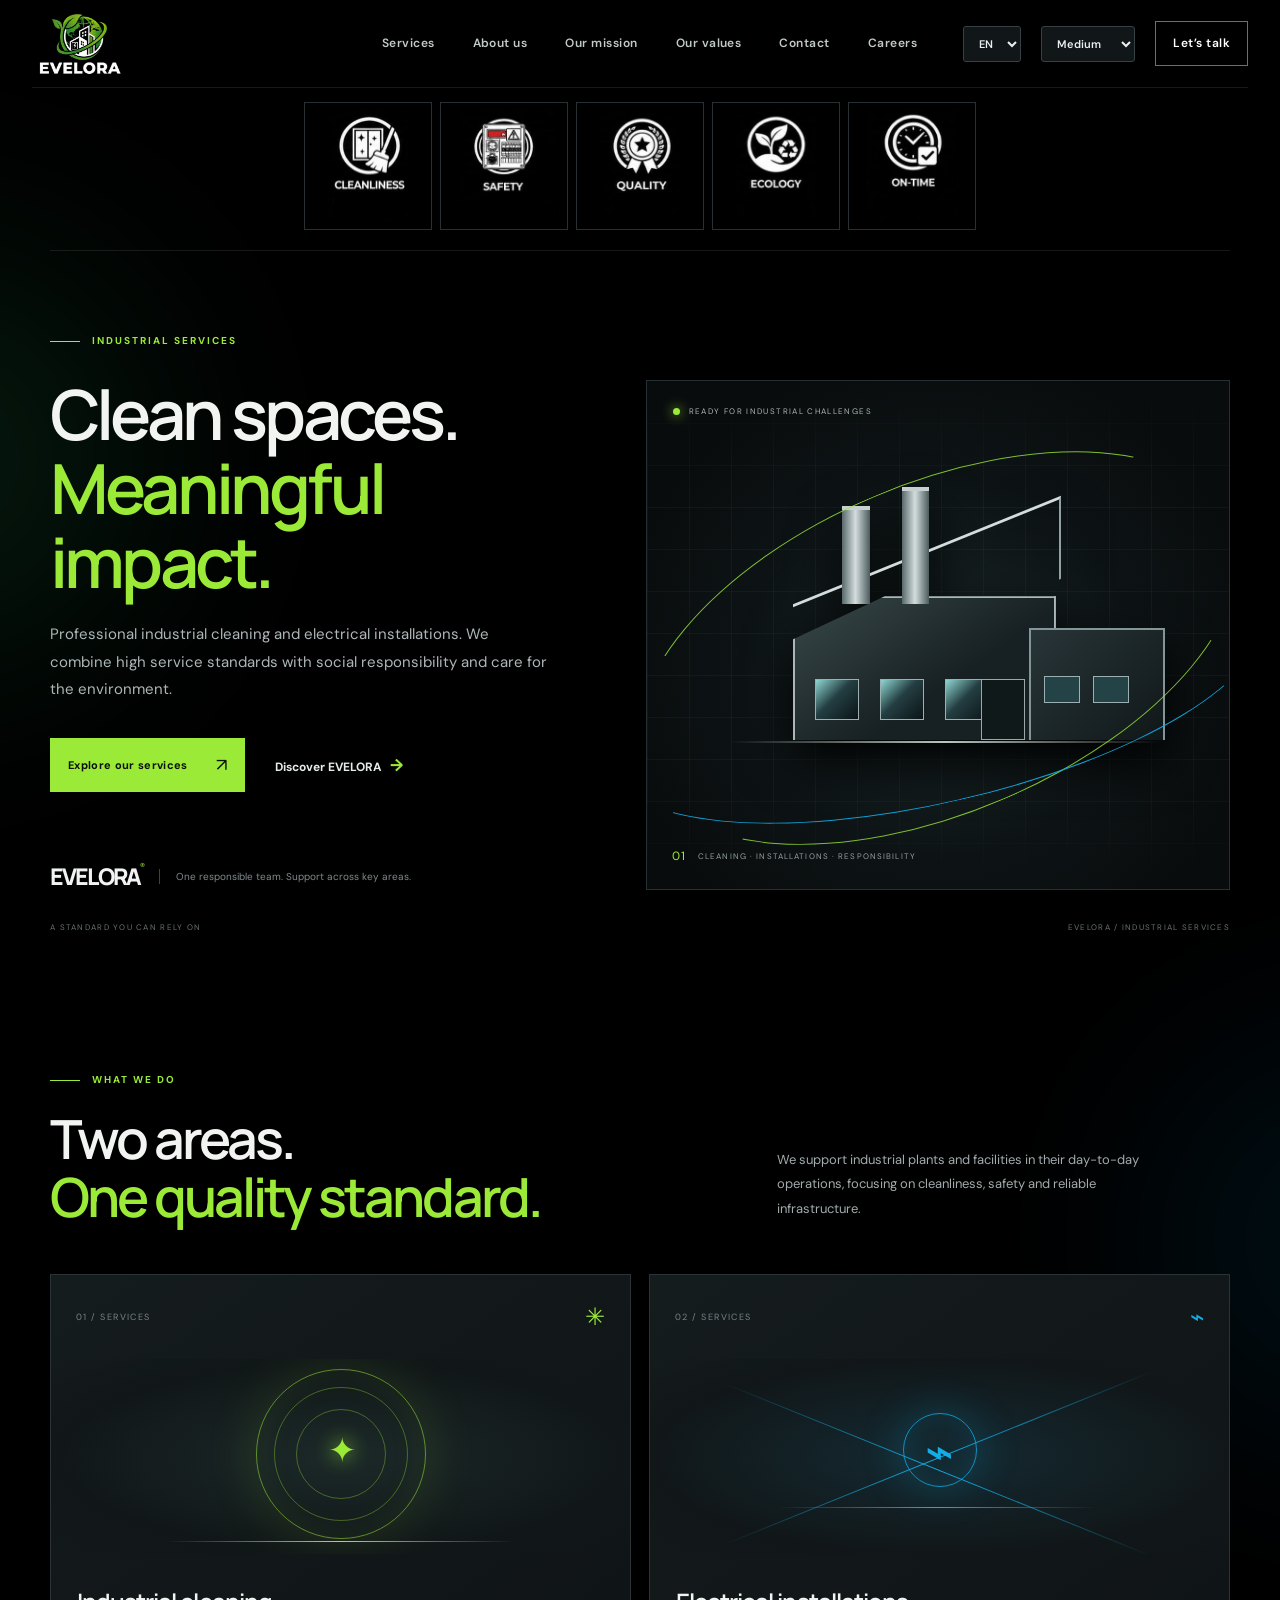
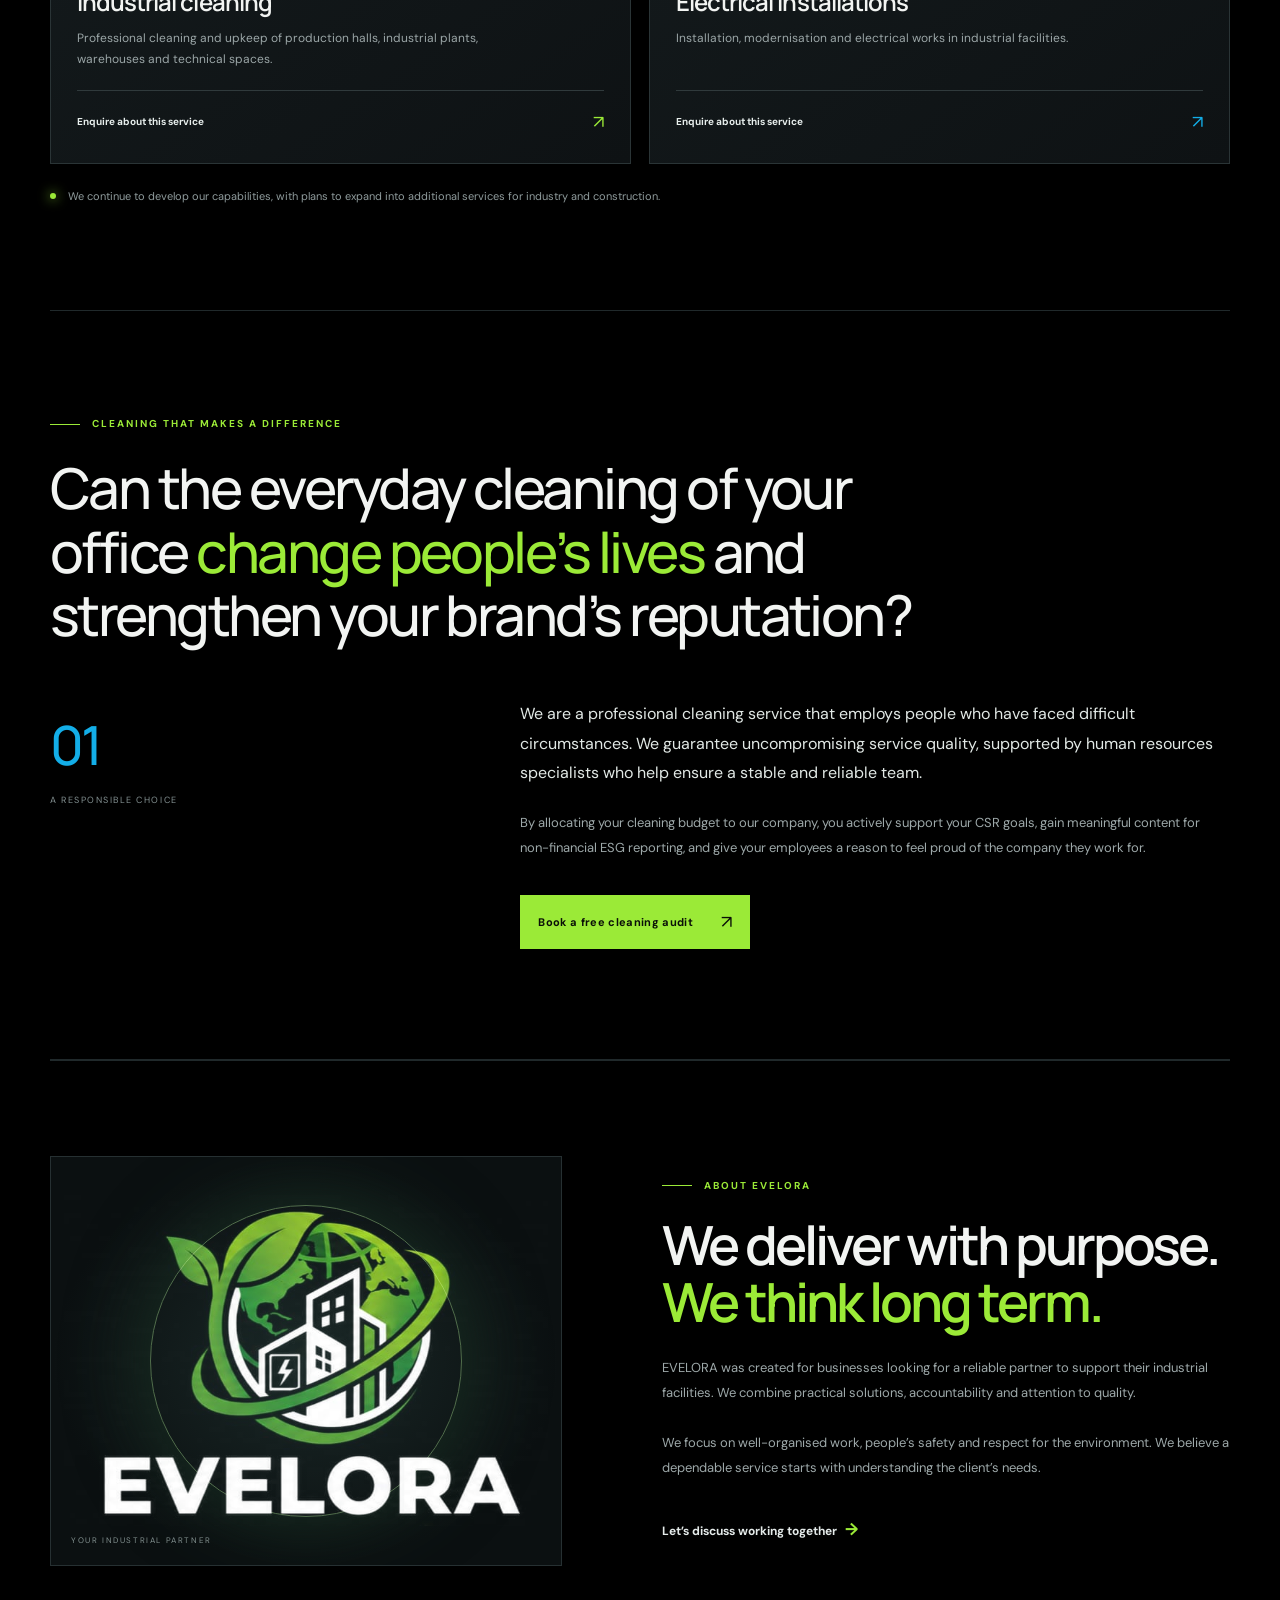
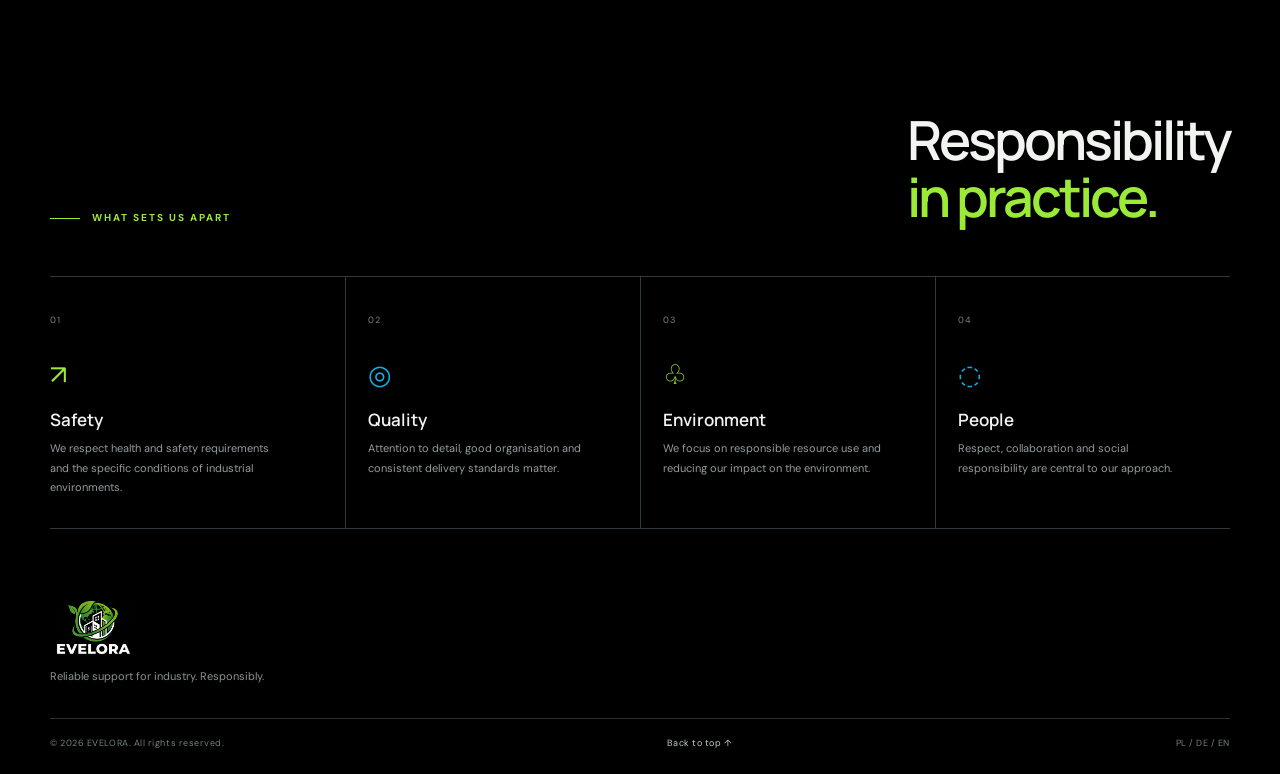
<file: index.html>
<!doctype html>
<html lang="pl">
<head>
  <meta charset="utf-8" />
  <meta name="viewport" content="width=device-width, initial-scale=1" />
  <meta name="theme-color" content="#000" />
  <meta name="description" content="EVELORA — profesjonalne sprzątanie przemysłowe i instalacje elektryczne dla obiektów przemysłowych." />
  <title>EVELORA — Industrial Services</title>
  <link rel="icon" type="image/jpeg" href="assets/sti-logo.jpeg" />
  <link rel="stylesheet" href="styles.css" />
</head>
<body>
  <div class="ambient ambient-one"></div><div class="ambient ambient-two"></div>
  <header class="site-header">
    <a class="brand" href="#top" aria-label="EVELORA — strona główna"><img src="assets/sti-logo.jpeg" alt="Logo EVELORA" /></a>
    <nav class="desktop-nav" aria-label="Main navigation">
      <a href="#services" data-i18n="navServices">Usługi</a>
      <a href="#about" data-i18n="navAbout">O nas</a>
      <a href="#impact" data-i18n="navImpact">Nasza misja</a>
      <a href="#values" data-i18n="navValues">Nasze wartości</a>
      <a href="kontakt.html" data-i18n="navContact">Kontakt</a>
      <a href="kariera.html" data-i18n="navCareers">Kariera</a>
    </nav>
    <div class="header-actions">
      <label class="sr-only" for="language" data-i18n="languageLabel">Wybierz język</label>
      <select id="language" class="language-select" aria-label="Language">
        <option value="pl">PL</option><option value="de">DE</option><option value="en">EN</option>
      </select>
      <label class="sr-only" for="textSize" data-i18n="textSizeLabel">Rozmiar tekstu</label>
      <select id="textSize" class="language-select text-size-select">
        <option value="small" data-i18n="textSizeSmall">Mniejszy</option>
        <option value="medium" data-i18n="textSizeMedium">Średni</option>
        <option value="large" data-i18n="textSizeLarge">Większy</option>
      </select>
      <a class="header-cta" href="kontakt.html" data-i18n="navCta">Porozmawiajmy</a>
      <button class="menu-toggle" aria-label="Open menu" aria-expanded="false"><span></span><span></span></button>
    </div>
  </header>
  <nav class="standard-shortcut-nav section-wrap" aria-label="Nasze standardy">
    <div class="standard-shortcut-grid">
      <article class="standard-item"><a class="standard-link" href="standard.html?topic=clean"><img src="assets/czystoscPL.jpeg" data-standard-image="czystosc" alt="" /><span class="sr-only" data-i18n="standardClean">Czystość</span></a></article>
      <article class="standard-item"><a class="standard-link" href="standard.html?topic=safety"><img src="assets/bazpieczenstwoPL.jpeg" data-standard-image="bazpieczenstwo" alt="" /><span class="sr-only" data-i18n="standardSafety">Bezpieczeństwo</span></a></article>
      <article class="standard-item"><a class="standard-link" href="standard.html?topic=quality"><img src="assets/jakoscPL.jpeg" data-standard-image="jakosc" alt="" /><span class="sr-only" data-i18n="standardQuality">Jakość</span></a></article>
      <article class="standard-item"><a class="standard-link" href="standard.html?topic=ecology"><img src="assets/ekologiaPL.jpeg" data-standard-image="ekologia" alt="" /><span class="sr-only" data-i18n="standardEcology">Ekologia</span></a></article>
      <article class="standard-item"><a class="standard-link" href="standard.html?topic=on-time"><img src="assets/terminowoPL.jpeg" data-standard-image="terminowo" alt="" /><span class="sr-only" data-i18n="standardOnTime">Terminowość</span></a></article>
    </div>
  </nav>

  <main id="top">
    <section class="hero section-wrap">
      <div class="hero-copy">
        <div class="eyebrow"><span class="eyebrow-line"></span><span data-i18n="eyebrow">USŁUGI DLA PRZEMYSŁU</span></div>
        <h1 data-i18n-html="heroTitle">Przemysł działa.<br><em>My dbamy o resztę.</em></h1>
        <p class="hero-lead" data-i18n="heroLead">Kompleksowe utrzymanie czystości i instalacje elektryczne dla wymagających obiektów przemysłowych. Odpowiedzialnie, bezpiecznie i z dbałością o każdy detal.</p>
        <div class="hero-buttons"><a class="btn btn-primary" href="#services"><span data-i18n="heroButton">Poznaj nasze usługi</span><b>↗</b></a><a class="text-link" href="#about"><span data-i18n="heroSecondary">Poznaj EVELORA</span><span>→</span></a></div>
        <div class="hero-proof"><div class="proof-mark">EVELORA<span>®</span></div><p data-i18n="heroProof">Jedna odpowiedzialna ekipa. Wiele obszarów wsparcia.</p></div>
      </div>
      <div class="hero-visual" aria-label="Industrial facility illustration">
        <div class="visual-grid"></div>
        <div class="visual-tag tag-top"><span class="tag-dot green"></span><span data-i18n="tagIndustrial">GOTOWI NA WYZWANIA PRZEMYSŁU</span></div>
        <div class="visual-building">
          <div class="roof"></div><div class="factory-main"><div class="factory-window"></div><div class="factory-window"></div><div class="factory-window"></div><div class="factory-door"></div></div>
          <div class="factory-wing"><div class="wing-window"></div><div class="wing-window"></div></div>
          <div class="stack stack-one"></div><div class="stack stack-two"></div>
          <div class="ground-line"></div>
        </div>
        <div class="visual-orbit orbit-green"></div><div class="visual-orbit orbit-blue"></div>
        <div class="visual-caption"><span class="caption-number">01</span><span data-i18n="visualCaption">CZYSTOŚĆ · INSTALACJE · ODPOWIEDZIALNOŚĆ</span></div>
      </div>
      <div class="hero-bottomline"><span data-i18n="heroBottomLeft">STANDARD, NA KTÓRYM MOŻESZ POLEGAĆ</span><span>EVELORA / INDUSTRIAL SERVICES</span></div>
    </section>

    <section class="services section-wrap" id="services">
      <div class="section-heading"><div><div class="eyebrow"><span class="eyebrow-line"></span><span data-i18n="servicesEyebrow">CO ROBIMY</span></div><h2 data-i18n-html="servicesTitle">Dwa obszary.<br /><em>Jeden standard jakości.</em></h2></div><p data-i18n="servicesIntro">Wspieramy zakłady i obiekty przemysłowe w codziennym funkcjonowaniu, dbając o porządek, bezpieczeństwo i niezawodność infrastruktury.</p></div>
      <div class="service-grid">
        <article class="service-card service-clean"><div class="card-top"><span class="card-index">01 / SERVICES</span><span class="card-icon">✳</span></div><div class="service-art art-clean"><div class="clean-ring"></div><div class="clean-spark">✦</div><div class="clean-lines"></div></div><div class="card-content"><h3 data-i18n="cleanTitle">Sprzątanie przemysłowe</h3><p data-i18n="cleanText">Profesjonalne utrzymanie czystości w halach, zakładach produkcyjnych, magazynach i przestrzeniach technicznych.</p><a href="kontakt.html" class="card-link"><span data-i18n="askAbout">Zapytaj o usługę</span><b>↗</b></a></div></article>
        <article class="service-card service-electric"><div class="card-top"><span class="card-index">02 / SERVICES</span><span class="card-icon">⌁</span></div><div class="service-art art-electric"><div class="electric-core"></div><div class="electric-path path-a"></div><div class="electric-path path-b"></div><div class="electric-path path-c"></div></div><div class="card-content"><h3 data-i18n="electricTitle">Instalacje elektryczne</h3><p data-i18n="electricText">Wykonywanie, modernizacja i prace przy instalacjach elektrycznych w obiektach przemysłowych.</p><a href="kontakt.html" class="card-link"><span data-i18n="askAbout">Zapytaj o usługę</span><b>↗</b></a></div></article>
      </div>
      <p class="future-note"><span class="future-dot"></span><span data-i18n="futureNote">Rozwijamy kompetencje, aby w przyszłości rozszerzać ofertę o kolejne usługi dla przemysłu i budownictwa.</span></p>
    </section>

    <section class="impact section-wrap" id="impact">
      <div class="impact-heading"><div class="eyebrow"><span class="eyebrow-line"></span><span data-i18n="impactEyebrow">SPRZĄTANIE, KTÓRE MA ZNACZENIE</span></div><h2 data-i18n-html="impactTitle">Czy codzienne sprzątanie Waszego biura może <em>zmieniać ludzkie życie</em> i budować silny wizerunek Waszej marki?</h2></div>
      <div class="impact-content"><div class="impact-mark"><span class="impact-number">01</span><span data-i18n="impactMark">ODPOWIEDZIALNY WYBÓR</span></div><div class="impact-copy"><p class="impact-lead" data-i18n="impactLead">Jesteśmy profesjonalnym serwisem sprzątającym, który zatrudnia osoby po przejściach. Gwarantujemy bezkompromisową jakość usług, nad którą czuwają specjaliści od zarządzania zasobami ludzkimi, zapewniając stabilność i rzetelność personelu.</p><p data-i18n="impactBody">Przekierowując budżet na utrzymanie czystości do naszej firmy, automatycznie realizujecie założenia CSR, zyskujecie materiał do raportów niefinansowych (ESG) i dajecie pracownikom powód do dumy z firmy, w której pracują.</p><a class="btn btn-primary impact-cta" href="kontakt.html"><span data-i18n="impactCta">Umów bezpłatny audyt czystości</span><b>↗</b></a></div></div>
    </section>

    <section class="about section-wrap" id="about"><div class="about-visual"><img src="assets/sti-logo.jpeg" alt="EVELORA" /><span class="about-vertical" data-i18n="aboutVertical">PARTNER DLA PRZEMYSŁU</span></div><div class="about-copy"><div class="eyebrow"><span class="eyebrow-line"></span><span data-i18n="aboutEyebrow">POZNAJ EVELORA</span></div><h2 data-i18n-html="aboutTitle">Działamy konkretnie.<br /><em>Myślimy długofalowo.</em></h2><p data-i18n="aboutText">EVELORA powstało z myślą o firmach, które potrzebują rzetelnego partnera do obsługi obiektów przemysłowych. Łączymy praktyczne podejście, odpowiedzialność i dbałość o standard wykonania.</p><p data-i18n="aboutText2">Stawiamy na dobrą organizację pracy, bezpieczeństwo ludzi i poszanowanie środowiska. Wierzymy, że solidna usługa zaczyna się od zrozumienia potrzeb klienta.</p><a class="text-link" href="kontakt.html"><span data-i18n="aboutLink">Porozmawiajmy o współpracy</span><span>→</span></a></div></section>

    <section class="values section-wrap" id="values"><div class="values-head"><div class="eyebrow"><span class="eyebrow-line"></span><span data-i18n="valuesEyebrow">CO NAS WYRÓŻNIA</span></div><h2 data-i18n-html="valuesTitle">Odpowiedzialność<br /><em>w praktyce.</em></h2></div><div class="values-grid"><article class="value-item"><span class="value-num">01</span><div class="value-symbol green-symbol">↗</div><h3 data-i18n="value1Title">Bezpieczeństwo</h3><p data-i18n="value1Text">Pracujemy z poszanowaniem zasad BHP i specyfiki środowiska przemysłowego.</p></article><article class="value-item"><span class="value-num">02</span><div class="value-symbol blue-symbol">◎</div><h3 data-i18n="value2Title">Jakość</h3><p data-i18n="value2Text">Liczy się dokładność, dobra organizacja i konsekwentny standard realizacji.</p></article><article class="value-item"><span class="value-num">03</span><div class="value-symbol green-symbol">♧</div><h3 data-i18n="value3Title">Środowisko</h3><p data-i18n="value3Text">Zwracamy uwagę na racjonalne wykorzystanie zasobów i ograniczanie wpływu na otoczenie.</p></article><article class="value-item"><span class="value-num">04</span><div class="value-symbol blue-symbol">◌</div><h3 data-i18n="value4Title">Ludzie</h3><p data-i18n="value4Text">Szacunek, współpraca i odpowiedzialność społeczna są częścią naszego podejścia.</p></article></div></section>
  </main>

  <footer class="site-footer section-wrap"><a class="footer-brand" href="#top"><img src="assets/sti-logo.jpeg" alt="EVELORA" /></a><p data-i18n="footerClaim">Solidne wsparcie dla przemysłu. Odpowiedzialnie.</p><div class="footer-bottom"><span>© <span id="year"></span> EVELORA. <span data-i18n="rights">Wszelkie prawa zastrzeżone.</span></span><a href="#top" data-i18n="backTop">Wróć na górę ↑</a><span>PL / DE / EN</span></div></footer>
  <script src="script.js?v=20261121"></script>
</body>
</html>
</file>
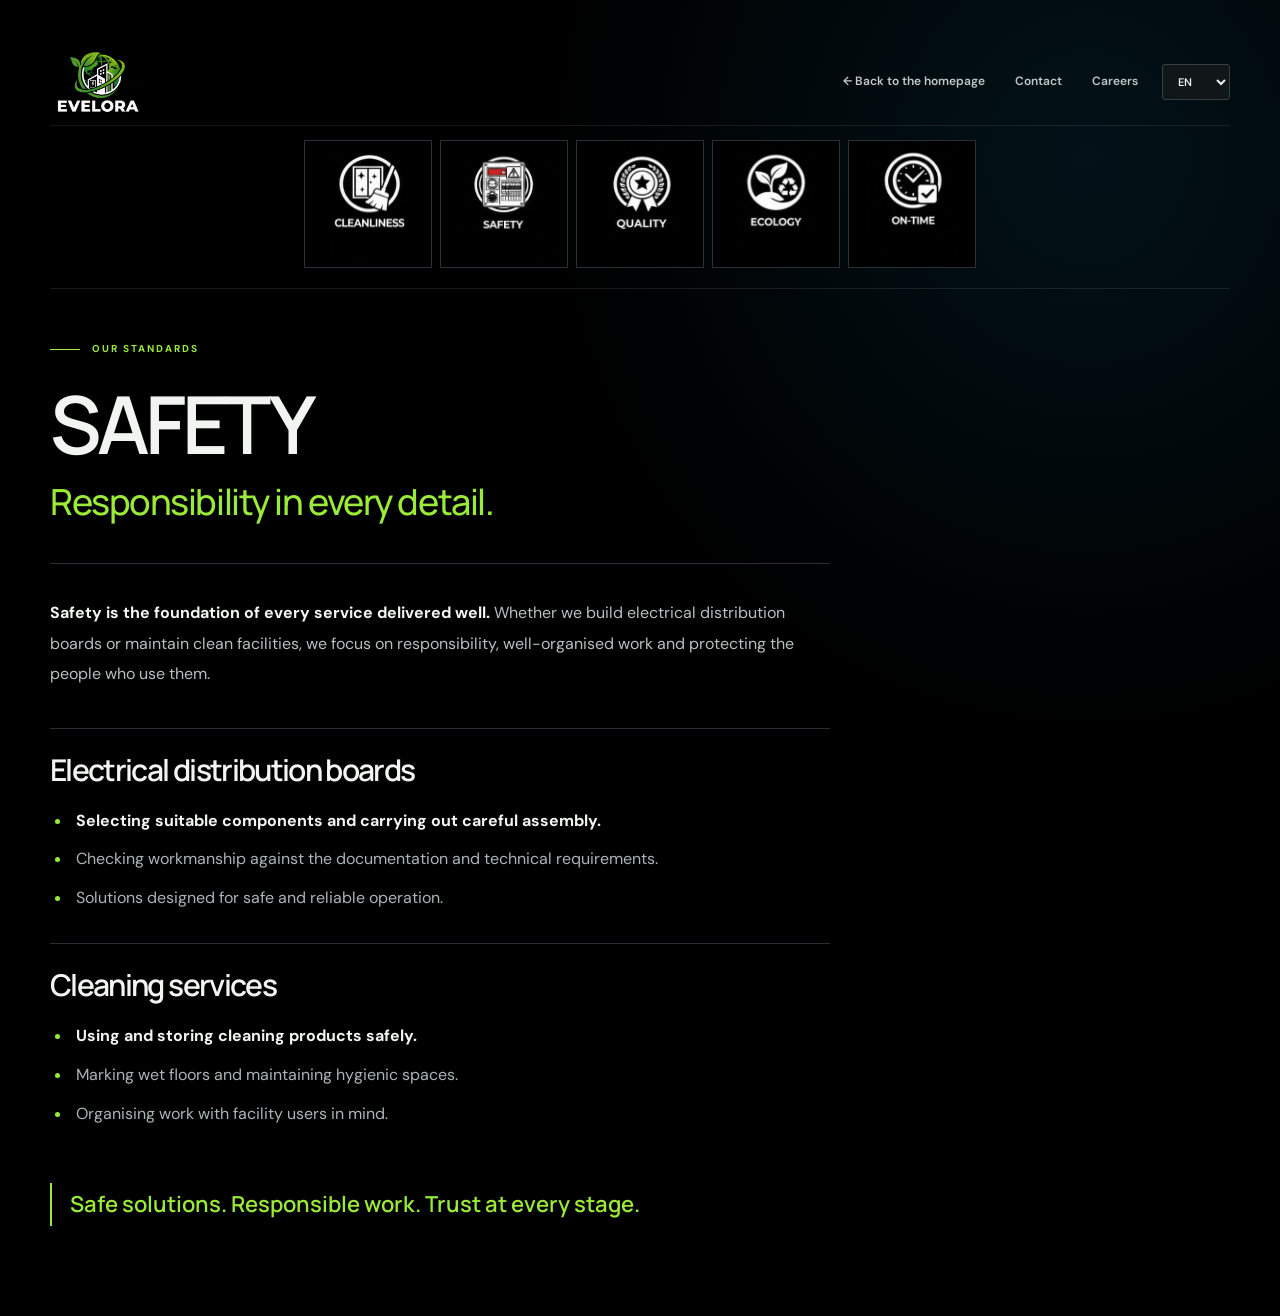
<file: bezpieczenstwo.html>
<!doctype html>
<html lang="pl">
<head>
  <meta charset="utf-8" />
  <meta name="viewport" content="width=device-width, initial-scale=1" />
  <meta http-equiv="refresh" content="0;url=standard.html?topic=safety" />
  <title>Bezpieczeństwo — EVELORA</title>
</head>
<body>
  <p>Otwieranie szczegółów standardu…</p>
  <script>window.location.replace('standard.html?topic=safety');</script>
</body>
</html>
</file>
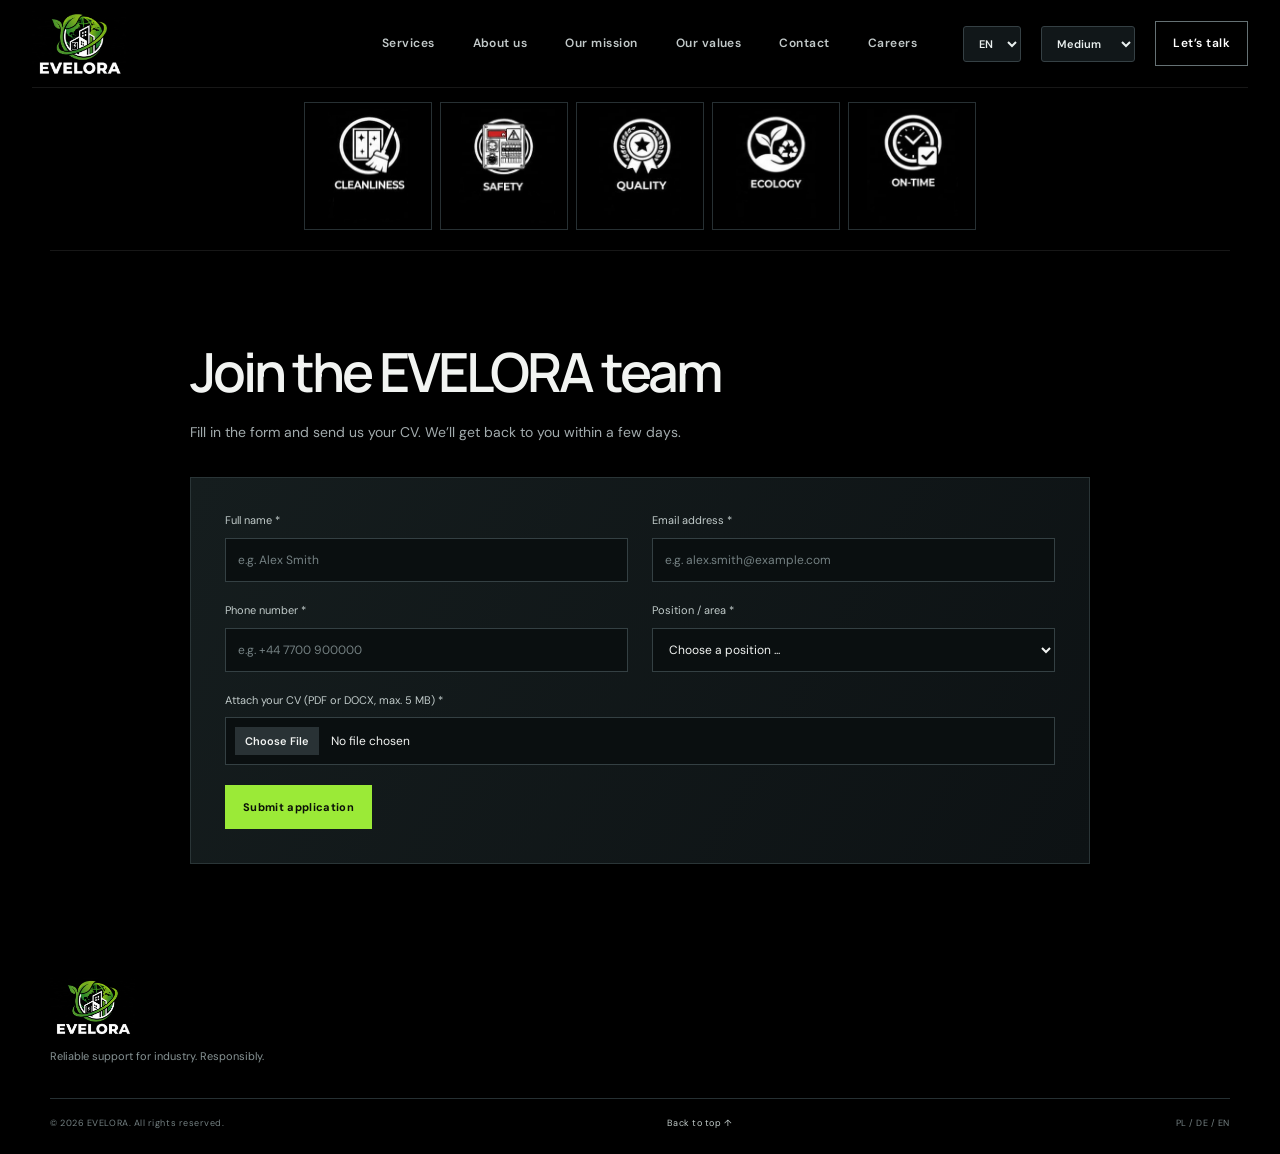
<file: kariera.html>
<!doctype html>
<html lang="pl">
<head>
  <meta charset="utf-8" />
  <meta name="viewport" content="width=device-width, initial-scale=1" />
  <meta name="theme-color" content="#000" />
  <title>Kariera — EVELORA</title>
  <link rel="icon" type="image/jpeg" href="assets/sti-logo.jpeg" />
  <link rel="stylesheet" href="styles.css" />
</head>
<body>
  <header class="site-header">
    <a class="brand" href="index.html#top" aria-label="EVELORA — strona główna"><img src="assets/sti-logo.jpeg" alt="Logo EVELORA" /></a>
    <nav class="desktop-nav" aria-label="Main navigation">
      <a href="index.html#services" data-i18n="navServices">Usługi</a>
      <a href="index.html#about" data-i18n="navAbout">O nas</a>
      <a href="index.html#impact" data-i18n="navImpact">Nasza misja</a>
      <a href="index.html#values" data-i18n="navValues">Nasze wartości</a>
      <a href="kontakt.html" data-i18n="navContact">Kontakt</a>
      <a href="#kariera" data-i18n="navCareers">Kariera</a>
    </nav>
    <div class="header-actions">
      <label class="sr-only" for="language" data-i18n="languageLabel">Wybierz język</label>
      <select id="language" class="language-select" aria-label="Language">
        <option value="pl">PL</option><option value="de">DE</option><option value="en">EN</option>
      </select>
      <label class="sr-only" for="textSize" data-i18n="textSizeLabel">Rozmiar tekstu</label>
      <select id="textSize" class="language-select text-size-select">
        <option value="small" data-i18n="textSizeSmall">Mniejszy</option>
        <option value="medium" data-i18n="textSizeMedium">Średni</option>
        <option value="large" data-i18n="textSizeLarge">Większy</option>
      </select>
      <a class="header-cta" href="kontakt.html" data-i18n="navCta">Porozmawiajmy</a>
      <button class="menu-toggle" aria-label="Open menu" aria-expanded="false"><span></span><span></span></button>
    </div>
  </header>
  <nav class="standard-shortcut-nav section-wrap" aria-label="Nasze standardy">
    <div class="standard-shortcut-grid">
      <article class="standard-item"><a class="standard-link" href="standard.html?topic=clean"><img src="assets/czystoscPL.jpeg" data-standard-image="czystosc" alt="" /><span class="sr-only" data-i18n="standardClean">Czystość</span></a></article>
      <article class="standard-item"><a class="standard-link" href="standard.html?topic=safety"><img src="assets/bazpieczenstwoPL.jpeg" data-standard-image="bazpieczenstwo" alt="" /><span class="sr-only" data-i18n="standardSafety">Bezpieczeństwo</span></a></article>
      <article class="standard-item"><a class="standard-link" href="standard.html?topic=quality"><img src="assets/jakoscPL.jpeg" data-standard-image="jakosc" alt="" /><span class="sr-only" data-i18n="standardQuality">Jakość</span></a></article>
      <article class="standard-item"><a class="standard-link" href="standard.html?topic=ecology"><img src="assets/ekologiaPL.jpeg" data-standard-image="ekologia" alt="" /><span class="sr-only" data-i18n="standardEcology">Ekologia</span></a></article>
      <article class="standard-item"><a class="standard-link" href="standard.html?topic=on-time"><img src="assets/terminowoPL.jpeg" data-standard-image="terminowo" alt="" /><span class="sr-only" data-i18n="standardOnTime">Terminowość</span></a></article>
    </div>
  </nav>
  <main id="top">
    <section class="career-section" id="kariera">
      <div class="container">
        <h1 data-i18n="careerTitle">Dołącz do zespołu EVELORA</h1>
        <p data-i18n="careerIntro">Wypełnij formularz i wyślij nam swoje CV. Odpowiemy w ciągu kilku dni.</p>

        <form id="candidateForm" action="/api/candidates" method="POST" enctype="multipart/form-data" class="career-form">
          <div class="form-group">
            <label for="fullName" data-i18n="careerFullName">Imię i nazwisko *</label>
            <input type="text" id="fullName" name="full_name" required placeholder="np. Jan Kowalski" data-i18n-placeholder="careerNamePlaceholder" />
          </div>

          <div class="form-group">
            <label for="email" data-i18n="careerEmail">Adres e-mail *</label>
            <input type="email" id="email" name="email" required placeholder="np. jan.kowalski@interia.pl" data-i18n-placeholder="careerEmailPlaceholder" />
          </div>

          <div class="form-group">
            <label for="phone" data-i18n="careerPhone">Numer telefonu *</label>
            <input type="tel" id="phone" name="phone" required placeholder="np. +48 600 000 000" data-i18n-placeholder="careerPhonePlaceholder" />
          </div>

          <div class="form-group">
            <label for="position" data-i18n="careerPosition">Stanowisko / Obszar *</label>
            <select id="position" name="position" required>
              <option value="" data-i18n="careerChoosePosition">Wybierz stanowisko...</option>
              <option value="cleaning" data-i18n="careerCleaning">Serwis sprzątający</option>
              <option value="technical" data-i18n="careerTechnical">Instalacje techniczne</option>
              <option value="other" data-i18n="careerOther">Inne / Ogólne zgłoszenie</option>
            </select>
          </div>

          <div class="form-group career-file-group">
            <label for="cvFile" data-i18n="careerCv">Załącz plik CV (PDF lub DOCX, max 5 MB) *</label>
            <input type="file" id="cvFile" name="cv_file" accept=".pdf,.doc,.docx" required />
          </div>

          <button type="submit" class="btn btn-primary" data-i18n="careerSubmit">Wyślij aplikację</button>
        </form>
      </div>
    </section>
  </main>
  <footer class="site-footer section-wrap">
    <a class="footer-brand" href="index.html#top"><img src="assets/sti-logo.jpeg" alt="EVELORA" /></a>
    <p data-i18n="footerClaim">Solidne wsparcie dla przemysłu. Odpowiedzialnie.</p>
    <div class="footer-bottom"><span>© <span id="year"></span> EVELORA. <span data-i18n="rights">Wszelkie prawa zastrzeżone.</span></span><a href="index.html#top" data-i18n="backTop">Wróć na górę ↑</a><span>PL / DE / EN</span></div>
  </footer>
  <script src="script.js?v=20261121"></script>
</body>
</html>
</file>
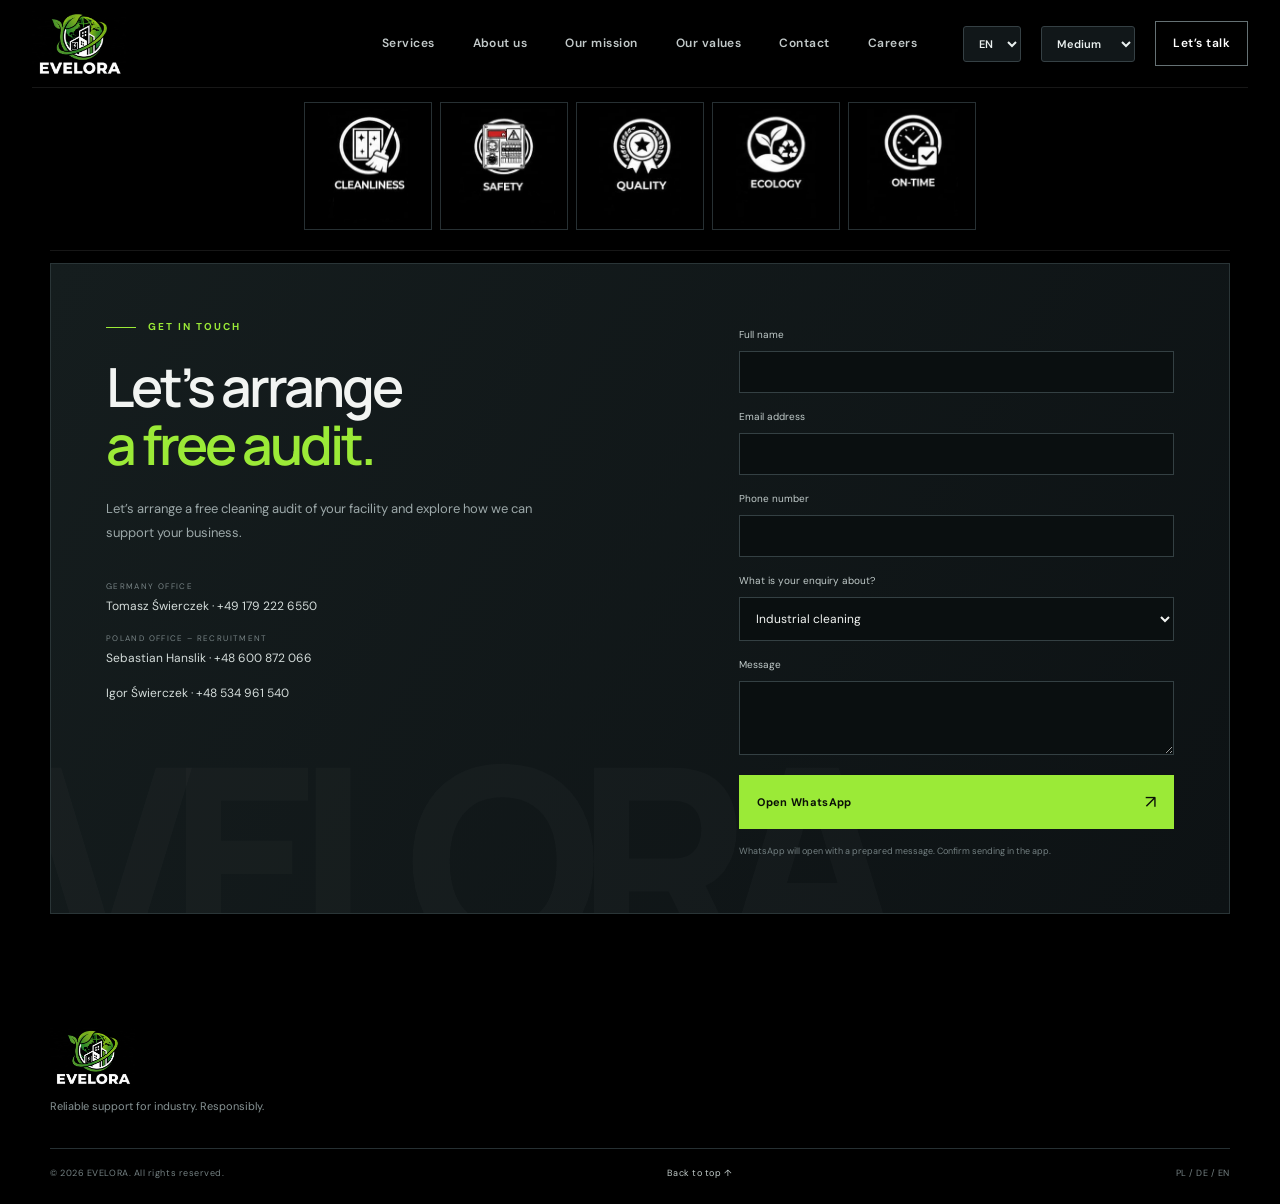
<file: kontakt.html>
<!doctype html>
<html lang="pl">
<head>
  <meta charset="utf-8" />
  <meta name="viewport" content="width=device-width, initial-scale=1" />
  <meta name="theme-color" content="#000" />
  <meta name="description" content="Skontaktuj się z EVELORA i umów bezpłatny audyt czystości." />
  <title>Kontakt — EVELORA</title>
  <link rel="icon" type="image/jpeg" href="assets/sti-logo.jpeg" />
  <link rel="stylesheet" href="styles.css" />
</head>
<body>
  <header class="site-header">
    <a class="brand" href="index.html#top" aria-label="EVELORA — strona główna"><img src="assets/sti-logo.jpeg" alt="Logo EVELORA" /></a>
    <nav class="desktop-nav" aria-label="Main navigation">
      <a href="index.html#services" data-i18n="navServices">Usługi</a>
      <a href="index.html#about" data-i18n="navAbout">O nas</a>
      <a href="index.html#impact" data-i18n="navImpact">Nasza misja</a>
      <a href="index.html#values" data-i18n="navValues">Nasze wartości</a>
      <a href="#contact" data-i18n="navContact">Kontakt</a>
      <a href="kariera.html" data-i18n="navCareers">Kariera</a>
    </nav>
    <div class="header-actions">
      <label class="sr-only" for="language" data-i18n="languageLabel">Wybierz język</label>
      <select id="language" class="language-select" aria-label="Language">
        <option value="pl">PL</option><option value="de">DE</option><option value="en">EN</option>
      </select>
      <label class="sr-only" for="textSize" data-i18n="textSizeLabel">Rozmiar tekstu</label>
      <select id="textSize" class="language-select text-size-select">
        <option value="small" data-i18n="textSizeSmall">Mniejszy</option>
        <option value="medium" data-i18n="textSizeMedium">Średni</option>
        <option value="large" data-i18n="textSizeLarge">Większy</option>
      </select>
      <a class="header-cta" href="#contact" data-i18n="navCta">Porozmawiajmy</a>
      <button class="menu-toggle" aria-label="Open menu" aria-expanded="false"><span></span><span></span></button>
    </div>
  </header>
  <nav class="standard-shortcut-nav section-wrap" aria-label="Nasze standardy">
    <div class="standard-shortcut-grid">
      <article class="standard-item"><a class="standard-link" href="standard.html?topic=clean"><img src="assets/czystoscPL.jpeg" data-standard-image="czystosc" alt="" /><span class="sr-only" data-i18n="standardClean">Czystość</span></a></article>
      <article class="standard-item"><a class="standard-link" href="standard.html?topic=safety"><img src="assets/bazpieczenstwoPL.jpeg" data-standard-image="bazpieczenstwo" alt="" /><span class="sr-only" data-i18n="standardSafety">Bezpieczeństwo</span></a></article>
      <article class="standard-item"><a class="standard-link" href="standard.html?topic=quality"><img src="assets/jakoscPL.jpeg" data-standard-image="jakosc" alt="" /><span class="sr-only" data-i18n="standardQuality">Jakość</span></a></article>
      <article class="standard-item"><a class="standard-link" href="standard.html?topic=ecology"><img src="assets/ekologiaPL.jpeg" data-standard-image="ekologia" alt="" /><span class="sr-only" data-i18n="standardEcology">Ekologia</span></a></article>
      <article class="standard-item"><a class="standard-link" href="standard.html?topic=on-time"><img src="assets/terminowoPL.jpeg" data-standard-image="terminowo" alt="" /><span class="sr-only" data-i18n="standardOnTime">Terminowość</span></a></article>
    </div>
  </nav>

  <main id="top">
    <section class="contact section-wrap" id="contact">
      <div class="contact-panel">
        <div class="contact-copy">
          <div class="eyebrow"><span class="eyebrow-line"></span><span data-i18n="contactEyebrow">SKONTAKTUJ SIĘ Z NAMI</span></div>
          <h1 data-i18n-html="contactTitle">Umówmy się na<br /><em>bezpłatny audyt.</em></h1>
          <p data-i18n="contactText">Umówmy się na bezpłatny audyt czystości Państwa obiektu i sprawdźmy, jak możemy wesprzeć Wasz biznes.</p>
          <div class="contact-detail"><span class="detail-label" data-i18n="contactGermanyLabel">ODDZIAŁ NIEMCY</span><a href="tel:+491792226550">Tomasz Świerczek · +49 179 222 6550</a></div>
          <div class="contact-detail"><span class="detail-label" data-i18n="contactPolandLabel">ODDZIAŁ POLSKA – REKRUTACJA</span><a href="tel:+48600872066">Sebastian Hanslik · +48 600 872 066</a></div>
          <div class="contact-detail"><a href="tel:+48534961540">Igor Świerczek · +48 534 961 540</a></div>
        </div>
        <form class="contact-form" id="contactForm">
          <label for="name" data-i18n="formName">Imię i nazwisko</label>
          <input id="name" name="name" autocomplete="name" required placeholder=" " />
          <label for="email" data-i18n="formEmail">Adres e-mail</label>
          <input id="email" name="email" type="email" autocomplete="email" required placeholder=" " />
          <label for="phone" data-i18n="formPhone">Numer telefonu</label>
          <input id="phone" name="phone" type="tel" autocomplete="tel" required placeholder=" " />
          <label for="service" data-i18n="formService">Czego dotyczy zapytanie?</label>
          <select id="service" name="service">
            <option value="clean" data-i18n="formClean">Sprzątanie przemysłowe</option>
            <option value="electric" data-i18n="formElectric">Instalacje elektryczne</option>
            <option value="other" data-i18n="formOther">Inne / współpraca</option>
            <option value="job-poland" data-i18n="formJobPoland">Jestem z Polski i szukam pracy</option>
            <option value="job-germany" data-i18n="formJobGermany">Jestem z Niemiec i szukam pracy</option>
          </select>
          <label for="message" data-i18n="formMessage">Wiadomość</label>
          <textarea id="message" name="message" rows="3" required></textarea>
          <button class="btn btn-primary form-submit" type="submit"><span data-i18n="formSubmit">Otwórz WhatsApp</span><b>↗</b></button>
          <p class="form-note" id="formNote" data-i18n="formNote" role="status" aria-live="polite">Po kliknięciu otworzy się WhatsApp z przygotowaną wiadomością. Wysłanie zatwierdzisz w aplikacji.</p>
        </form>
      </div>
    </section>
  </main>
  <footer class="site-footer section-wrap">
    <a class="footer-brand" href="index.html#top"><img src="assets/sti-logo.jpeg" alt="EVELORA" /></a>
    <p data-i18n="footerClaim">Solidne wsparcie dla przemysłu. Odpowiedzialnie.</p>
    <div class="footer-bottom"><span>© <span id="year"></span> EVELORA. <span data-i18n="rights">Wszelkie prawa zastrzeżone.</span></span><a href="index.html#top" data-i18n="backTop">Wróć na górę ↑</a><span>PL / DE / EN</span></div>
  </footer>
  <script src="script.js?v=20261121"></script>
</body>
</html>
</file>
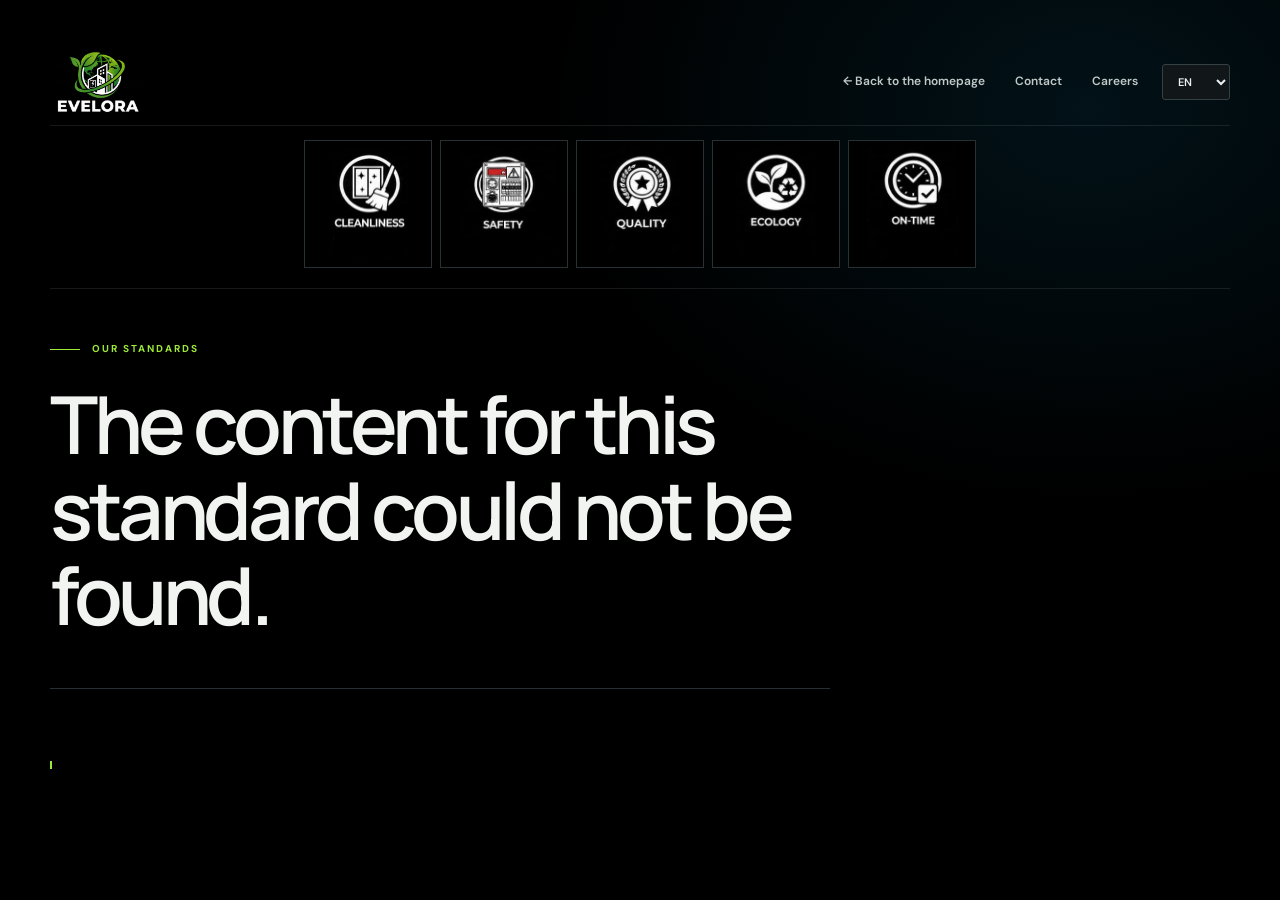
<file: standard.html>
<!doctype html>
<html lang="pl">
<head>
  <meta charset="utf-8" />
  <meta name="viewport" content="width=device-width, initial-scale=1" />
  <meta name="theme-color" content="#000" />
  <meta name="description" content="Standardy EVELORA: czystość, bezpieczeństwo, jakość, ekologia i terminowość." />
  <title>Nasze standardy — EVELORA</title>
  <link rel="icon" type="image/jpeg" href="assets/sti-logo.jpeg" />
  <link rel="stylesheet" href="styles.css" />
</head>
<body class="standard-detail-page">
  <main class="standard-detail section-wrap">
    <div class="standard-detail-topbar">
      <a class="standard-detail-brand" href="index.html#top" aria-label="EVELORA — strona główna"><img src="assets/sti-logo.jpeg" alt="EVELORA" /></a>
      <nav class="standard-detail-nav" aria-label="Main navigation">
        <a class="standard-detail-back" id="detailBack" href="index.html#top">← Powrót do strony głównej</a>
        <a id="detailContact" href="kontakt.html">Kontakt</a>
        <a id="detailCareers" href="kariera.html">Kariera</a>
      </nav>
      <label class="sr-only" for="detailLanguage" id="detailLanguageLabel">Wybierz język</label>
      <select class="language-select" id="detailLanguage" aria-labelledby="detailLanguageLabel">
        <option value="pl">PL</option>
        <option value="de">DE</option>
        <option value="en">EN</option>
      </select>
    </div>
    <nav class="standard-shortcut-nav" id="standardShortcutNav" aria-label="Nasze standardy">
      <div class="standard-shortcut-grid">
        <article class="standard-item"><a class="standard-link" href="standard.html?topic=clean"><img src="assets/czystoscPL.jpeg" data-standard-image="czystosc" alt="" /><span class="sr-only" data-standard-label="clean">Czystość</span></a></article>
        <article class="standard-item"><a class="standard-link" href="standard.html?topic=safety"><img src="assets/bazpieczenstwoPL.jpeg" data-standard-image="bazpieczenstwo" alt="" /><span class="sr-only" data-standard-label="safety">Bezpieczeństwo</span></a></article>
        <article class="standard-item"><a class="standard-link" href="standard.html?topic=quality"><img src="assets/jakoscPL.jpeg" data-standard-image="jakosc" alt="" /><span class="sr-only" data-standard-label="quality">Jakość</span></a></article>
        <article class="standard-item"><a class="standard-link" href="standard.html?topic=ecology"><img src="assets/ekologiaPL.jpeg" data-standard-image="ekologia" alt="" /><span class="sr-only" data-standard-label="ecology">Ekologia</span></a></article>
        <article class="standard-item"><a class="standard-link" href="standard.html?topic=on-time"><img src="assets/terminowoPL.jpeg" data-standard-image="terminowo" alt="" /><span class="sr-only" data-standard-label="onTime">Terminowość</span></a></article>
      </div>
    </nav>
    <header class="standard-detail-heading">
      <div class="eyebrow"><span class="eyebrow-line"></span><span id="detailEyebrow">NASZE STANDARDY</span></div>
      <h1 id="detailTitle"></h1>
      <p class="standard-detail-lead"><em id="detailTagline"></em></p>
    </header>
    <div class="standard-detail-content">
      <p class="standard-detail-intro"><strong id="detailIntroLead"></strong> <span id="detailIntroRest"></span></p>
      <div id="detailSections"></div>
      <p class="standard-detail-closing" id="detailClosing"></p>
    </div>
  </main>
  <script src="standard.js"></script>
</body>
</html>
</file>
<file: styles.css>
@import url('https://fonts.googleapis.com/css2?family=DM+Sans:wght@400;500;600;700&family=Manrope:wght@400;500;600;700;800&display=swap');
:root{--bg:#000;--panel:#101416;--panel2:#141a1c;--line:#293033;--white:#f2f4f2;--muted:#a2abad;--green:#9bea37;--blue:#13aee8;--font:'DM Sans',Arial,sans-serif;--display:'Manrope','DM Sans',Arial,sans-serif}*{box-sizing:border-box}html{scroll-behavior:smooth;scroll-padding-top:90px}body{margin:0;background:var(--bg);color:var(--white);font-family:var(--font);line-height:1.6;overflow-x:hidden}a{color:inherit;text-decoration:none}.ambient{position:absolute;pointer-events:none;filter:blur(110px);opacity:.11;border-radius:50%;z-index:-1}.ambient-one{width:420px;height:420px;background:#31d47d;top:250px;left:-270px}.ambient-two{width:380px;height:380px;background:#078ecb;top:1050px;right:-260px}.section-wrap{width:min(1180px,calc(100% - 64px));margin-inline:auto}.site-header{height:88px;width:min(1320px,calc(100% - 64px));margin:auto;display:flex;align-items:center;justify-content:space-between;border-bottom:1px solid rgba(255,255,255,.09);position:relative;z-index:10}.brand{width:94px;height:74px;display:flex;align-items:center;overflow:hidden}.brand img{width:100%;height:100%;object-fit:contain}.desktop-nav{display:flex;gap:38px;margin-left:auto;margin-right:46px}.desktop-nav a,.header-cta{font-size:0.75rem;font-weight:600;letter-spacing:.04em;color:#c2c9c9;transition:color .2s}.desktop-nav a:hover,.text-link:hover{color:var(--green)}.header-actions{display:flex;align-items:center;gap:20px}.language-select{background:#111719;color:#eaf0ef;border:1px solid #354044;border-radius:3px;padding:9px 11px;font:600 0.6875rem var(--font);cursor:pointer}.header-cta{border:1px solid #657174;padding:12px 17px;color:white}.header-cta:hover{border-color:var(--green);color:var(--green)}.menu-toggle{display:none;background:none;border:0;padding:8px}.menu-toggle span{display:block;width:22px;height:2px;background:#fff;margin:5px}.hero{min-height:670px;display:grid;grid-template-columns:1fr 1.04fr;align-items:center;gap:34px;padding-top:55px;position:relative}.hero-copy{padding:15px 0 60px;position:relative;z-index:2}.eyebrow{display:flex;align-items:center;gap:12px;color:var(--green);font-size:0.625rem;font-weight:700;letter-spacing:.2em}.eyebrow-line{height:1px;width:30px;background:var(--green)}h1,h2,h3,p{margin-top:0}h1,h2{font-family:var(--display);letter-spacing:-.055em;font-weight:600;line-height:1.07}h1{font-size:clamp(2.6875rem,5.4vw,4.375rem);margin:28px 0 22px}h1 em,h2 em{font-style:normal;color:var(--green)}.hero-lead{max-width:500px;color:#aeb7b8;font-size:0.9375rem;line-height:1.85}.hero-buttons{display:flex;align-items:center;gap:30px;margin-top:34px}.btn{display:inline-flex;align-items:center;justify-content:space-between;gap:28px;padding:15px 18px;border:0;font:700 0.6875rem var(--font);letter-spacing:.03em;cursor:pointer}.btn-primary{background:var(--green);color:#0b1008;transition:transform .2s,background .2s}.btn-primary:hover{background:#b4ff59;transform:translateY(-2px)}.btn b{font-size:1.125rem;font-weight:400}.text-link{font-size:0.75rem;font-weight:700;color:#e5ebea;transition:color .2s}.text-link span:last-child{color:var(--green);margin-left:8px;font-size:1.0625rem}.hero-proof{display:flex;align-items:center;gap:16px;margin-top:68px}.proof-mark{font:800 1.4375rem var(--display);letter-spacing:-.08em;color:#f1f3f2}.proof-mark span{font:0.625rem var(--font);vertical-align:top;color:var(--green)}.hero-proof p{font-size:0.625rem;line-height:1.5;color:#7f8a8c;margin:0;padding-left:16px;border-left:1px solid #3a4446}.hero-visual{height:510px;position:relative;overflow:hidden;background:radial-gradient(ellipse at 50% 56%,#1b2828 0%,#0d1315 48%,#090c0d 78%);border:1px solid #263033}.visual-grid{position:absolute;inset:0;background-image:linear-gradient(rgba(255,255,255,.035) 1px,transparent 1px),linear-gradient(90deg,rgba(255,255,255,.035) 1px,transparent 1px);background-size:42px 42px;mask-image:linear-gradient(transparent,#000 20%,#000 80%,transparent)}.visual-tag{position:absolute;top:24px;left:26px;z-index:4;font-size:0.5rem;letter-spacing:.17em;color:#aab4b4;display:flex;align-items:center;gap:9px}.tag-dot,.future-dot{width:7px;height:7px;border-radius:50%;background:var(--green);box-shadow:0 0 12px var(--green)}.visual-building{position:absolute;width:78%;height:48%;left:11%;top:27%;filter:drop-shadow(0 20px 25px #000)}.factory-main{position:absolute;left:18%;bottom:9%;width:58%;height:59%;border:2px solid #aab8b9;border-bottom:0;background:linear-gradient(145deg,#39484a,#172022 60%);clip-path:polygon(0 30%,35% 0,100% 0,100% 100%,0 100%)}.roof{position:absolute;left:18%;top:13%;width:59%;height:34%;border-top:3px solid #d4dddd;transform:skewY(-22deg);border-right:2px solid #91a1a3}.factory-wing{position:absolute;right:0;bottom:9%;width:30%;height:46%;border:2px solid #849597;background:linear-gradient(135deg,#283538,#101719);border-bottom:0}.factory-window{display:inline-block;width:17%;height:29%;margin:31% 0 0 8%;border:1px solid #9cb0b1;background:linear-gradient(135deg,#8dd6d0,#243e42 45%,#0b1416)}.factory-door{position:absolute;bottom:0;right:11%;height:43%;width:17%;border:1px solid #9aa8a8;background:#10191a}.wing-window{display:inline-block;width:27%;height:24%;margin:35% 0 0 10%;border:1px solid #9cb0b1;background:#244347}.stack{position:absolute;bottom:65%;width:6%;height:40%;background:linear-gradient(90deg,#58696b,#d4dddd 48%,#4b5b5d);border-top:4px solid #c7d0d0}.stack-one{left:29%}.stack-two{left:42%;height:48%;bottom:65%}.ground-line{position:absolute;bottom:8%;left:4%;width:95%;height:2px;background:linear-gradient(90deg,transparent,#b7c5c4,transparent)}.visual-orbit{position:absolute;border:1px solid transparent;border-radius:50%;transform:rotate(-23deg)}.orbit-green{width:110%;height:65%;left:-5%;top:20%;border-top-color:#9bea37;border-bottom-color:#9bea37;opacity:.8}.orbit-blue{width:115%;height:44%;left:-8%;top:39%;border-bottom-color:#12aee8;opacity:.9;transform:rotate(-13deg)}.visual-caption{position:absolute;bottom:23px;left:25px;right:25px;display:flex;align-items:center;gap:12px;font-size:0.5rem;letter-spacing:.14em;color:#94a0a1}.caption-number{color:var(--green);font-size:0.75rem}.hero-bottomline{position:absolute;bottom:18px;left:0;right:0;display:flex;justify-content:space-between;font-size:0.5rem;letter-spacing:.16em;color:#667173}.services{padding:120px 0 105px}.section-heading{display:grid;grid-template-columns:1fr .7fr;align-items:end;gap:80px;margin-bottom:48px}.section-heading h2,.about h2,.values h2,.contact h2{font-size:clamp(2.25rem,4.3vw,3.375rem);margin:22px 0 0}.section-heading>p{max-width:400px;color:var(--muted);font-size:0.8125rem;line-height:1.9;margin-bottom:4px}.service-grid{display:grid;grid-template-columns:1fr 1fr;gap:18px}.service-card{min-height:490px;background:linear-gradient(145deg,#151c1e,#0e1214);border:1px solid #2a3436;position:relative;overflow:hidden;display:flex;flex-direction:column}.card-top{padding:23px 25px;display:flex;justify-content:space-between;align-items:center;position:relative;z-index:2}.card-index{font-size:0.5625rem;letter-spacing:.16em;color:#788486}.card-icon{font-size:1.5rem;color:var(--green)}.service-electric .card-icon{color:var(--blue)}.service-art{height:195px;position:relative;overflow:hidden;background:radial-gradient(ellipse at center,#1c2929,#111718 68%,transparent)}.clean-ring{position:absolute;width:170px;height:170px;border:1px solid rgba(155,234,55,.55);border-radius:50%;left:calc(50% - 85px);top:10px;box-shadow:0 0 55px rgba(155,234,55,.12),inset 0 0 35px rgba(155,234,55,.08)}.clean-ring:before,.clean-ring:after{content:'';position:absolute;border:1px solid rgba(155,234,55,.35);border-radius:50%;inset:17px}.clean-ring:after{inset:39px}.clean-spark{position:absolute;left:calc(50% - 13px);top:65px;font-size:2.125rem;color:var(--green);text-shadow:0 0 20px #9bea37}.clean-lines{position:absolute;bottom:12px;left:20%;width:60%;height:1px;background:linear-gradient(90deg,transparent,var(--green),transparent)}.art-electric{background:radial-gradient(ellipse at center,#142a32,#111719 70%,transparent)}.electric-core{position:absolute;width:74px;height:74px;border:1px solid rgba(19,174,232,.8);border-radius:50%;left:calc(50% - 37px);top:54px;box-shadow:0 0 45px rgba(19,174,232,.24),inset 0 0 28px rgba(19,174,232,.15)}.electric-core:after{content:'⌁';position:absolute;inset:0;display:grid;place-items:center;font-size:3rem;color:var(--blue)}.electric-path{position:absolute;height:1px;background:linear-gradient(90deg,transparent,var(--blue),transparent);transform:rotate(-22deg);width:80%;left:10%;top:50%}.path-b{transform:rotate(22deg);top:57%}.path-c{transform:rotate(0);top:76%;width:55%;left:22%}.card-content{padding:20px 26px 26px;margin-top:auto}.card-content h3{font:600 1.5rem var(--display);letter-spacing:-.04em;margin-bottom:10px}.card-content p{font-size:0.75rem;line-height:1.8;color:#9ba6a7;max-width:430px;min-height:44px}.card-link{display:flex;justify-content:space-between;align-items:center;border-top:1px solid #303a3c;padding-top:17px;margin-top:18px;font-size:0.625rem;font-weight:700;color:#e8efed}.card-link b{font-size:1.125rem;color:var(--green);font-weight:400}.service-electric .card-link b{color:var(--blue)}.future-note{display:flex;align-items:center;gap:12px;color:#8f9b9c;font-size:0.6875rem;margin:24px 0 0}.future-dot{flex:none;width:6px;height:6px}.about{display:grid;grid-template-columns:.9fr 1fr;gap:100px;align-items:center;padding:95px 0 120px;border-top:1px solid #20292b}.about-visual{height:410px;position:relative;background:radial-gradient(ellipse at center,#1a2827,#0b1011 70%);border:1px solid #263032;display:flex;align-items:center;justify-content:center;overflow:hidden}.about-visual:before{content:'';position:absolute;width:310px;height:310px;border:1px solid #506d4b;border-radius:50%;box-shadow:0 0 80px #172d20}.about-visual img{position:relative;width:95%;height:95%;object-fit:contain;mix-blend-mode:screen}.about-vertical{position:absolute;bottom:18px;left:20px;font-size:0.5rem;letter-spacing:.2em;color:#82908f}.about-copy>p{color:#9da8a9;font-size:0.8125rem;line-height:1.95;margin:24px 0}.about-copy>p+p{margin-top:0}.about-copy .text-link{display:inline-block;margin-top:12px}.values{padding:25px 0 65px}.values-head{display:flex;justify-content:space-between;align-items:end;margin-bottom:50px}.values-head h2{margin:0}.values-grid{display:grid;grid-template-columns:repeat(4,1fr);border-top:1px solid #30393b;border-bottom:1px solid #30393b}.value-item{padding:28px 22px 30px 0;min-height:220px;position:relative}.value-item+.value-item{border-left:1px solid #30393b;padding-left:22px}.value-num{font-size:0.5625rem;letter-spacing:.15em;color:#778385}.value-symbol{font-size:1.6875rem;margin:22px 0 12px}.green-symbol{color:var(--green)}.blue-symbol{color:var(--blue)}.value-item h3{font:600 1.0625rem var(--display);margin-bottom:8px}.value-item p{font-size:0.6875rem;line-height:1.8;color:#929d9e;margin:0;max-width:230px}.contact{padding:0 0 110px}.contact-panel{background:linear-gradient(120deg,#151d1e,#0d1214);border:1px solid #2a3537;padding:55px;display:grid;grid-template-columns:1fr .8fr;gap:90px;position:relative;overflow:hidden}.contact-panel:after{content:'EVELORA';position:absolute;right:30%;bottom:-120px;font:800 16.25rem var(--display);color:rgba(255,255,255,.018);letter-spacing:-.1em;pointer-events:none}.contact-copy,.contact-form{position:relative;z-index:1}.contact h2{margin:23px 0}.contact-copy>p{max-width:430px;font-size:0.8125rem;line-height:1.9;color:#9ca8a9;margin-bottom:34px}.contact-detail{display:flex;flex-direction:column;gap:4px;margin-top:16px;color:#d4dcda;font-size:0.75rem}.detail-label{font-size:0.5rem;letter-spacing:.17em;color:#788486}.contact-form{display:flex;flex-direction:column;gap:8px}.contact-form label{font-size:0.625rem;color:#c1cbca;margin-top:8px}.contact-form input,.contact-form select,.contact-form textarea{width:100%;background:#0a0f10;border:1px solid #344043;color:#f2f4f2;padding:12px;font:0.75rem var(--font);border-radius:0;outline:none}.contact-form input:focus,.contact-form select:focus,.contact-form textarea:focus{border-color:var(--green)}.contact-form select option{background:#111}.contact-form textarea{resize:vertical}.form-submit{margin-top:12px;width:100%}.form-note{font-size:0.5625rem;line-height:1.6;color:#748082;margin:7px 0 0}.site-footer{padding:0 0 24px}.footer-brand{display:block;width:85px;height:66px;overflow:hidden}.footer-brand img{width:100%;height:100%;object-fit:contain}.site-footer>p{font-size:0.6875rem;color:#879394;margin:8px 0 32px}.footer-bottom{border-top:1px solid #263033;padding-top:17px;display:flex;justify-content:space-between;color:#748082;font-size:0.5625rem;letter-spacing:.06em}.footer-bottom a{color:#c2ccca}.sr-only{position:absolute;width:1px;height:1px;padding:0;margin:-1px;overflow:hidden;clip:rect(0,0,0,0);white-space:nowrap;border:0}
.standards-grid{display:grid;grid-template-columns:repeat(5,minmax(0,1fr));gap:14px}.standard-item{margin:0;padding:8px;background:#0a0d0e;border:1px solid #273033;overflow:hidden}.standard-item img{display:block;width:100%;aspect-ratio:1;object-fit:contain;background:#000}@media(max-width:900px){.desktop-nav{gap:20px;margin-right:22px}.hero{grid-template-columns:1fr 1fr;min-height:600px}.hero-visual{height:430px}.about{gap:45px}.contact-panel{gap:40px;padding:40px}.values-grid{grid-template-columns:repeat(2,1fr)}.value-item:nth-child(3){border-left:0;padding-left:0;border-top:1px solid #30393b}.value-item:nth-child(4){border-top:1px solid #30393b}}
@media(max-width:680px){.standards-heading{grid-template-columns:1fr;gap:14px}.standards-heading .eyebrow{grid-column:auto}.standards-grid{grid-template-columns:repeat(2,minmax(0,1fr));gap:10px}.section-wrap,.site-header{width:calc(100% - 38px)}.site-header{height:72px}.brand{width:75px;height:62px}.desktop-nav{display:none;position:absolute;top:72px;left:-19px;right:-19px;background:#0d1214;border-bottom:1px solid #303a3c;padding:22px 24px;flex-direction:column;gap:20px}.desktop-nav.open{display:flex}.header-actions{gap:10px}.header-cta{display:none}.menu-toggle{display:block}.hero{display:flex;flex-direction:column;align-items:stretch;padding-top:58px;gap:18px;min-height:0}.hero-copy{padding:0 0 20px}.hero h1{font-size:clamp(2.6875rem,12vw,3.75rem)}.hero-lead{font-size:0.8125rem}.hero-proof{margin-top:38px}.hero-visual{height:360px}.hero-bottomline{position:static;padding:20px 0 0;font-size:0.4375rem}.services{padding:85px 0 75px}.section-heading{display:block;margin-bottom:30px}.section-heading>p{margin-top:24px}.section-heading h2,.about h2,.values h2,.contact h2{font-size:2.4375rem}.service-grid{grid-template-columns:1fr;gap:14px}.service-card{min-height:460px}.about{grid-template-columns:1fr;gap:35px;padding:70px 0 85px}.about-visual{height:320px}.about-visual:before{width:250px;height:250px}.about-visual img{width:100%;height:100%}.values{padding:0 0 85px}.values-head{display:block;margin-bottom:32px}.values-head h2{margin-top:20px}.values-grid{grid-template-columns:1fr 1fr}.value-item{padding:22px 12px 24px 0;min-height:205px}.value-item+.value-item{padding-left:13px}.value-item:nth-child(3){padding-left:0}.value-item h3{font-size:0.9375rem}.value-item p{font-size:0.625rem}.contact{padding-bottom:75px}.contact-panel{grid-template-columns:1fr;padding:30px 22px;gap:32px}.contact-panel:after{font-size:11.25rem;right:0}.contact-copy>p{font-size:0.75rem}.footer-bottom{gap:12px;flex-wrap:wrap;font-size:0.5rem}.footer-bottom span:first-child{width:100%}}

/* Social impact / CSR section */
.impact{padding:105px 0 110px;border-top:1px solid #20292b;border-bottom:1px solid #20292b;}
.impact-heading{max-width:900px;margin-bottom:52px;}
.impact-heading h2{font-size:clamp(2.125rem,4.4vw,3.625rem);line-height:1.13;letter-spacing:-.045em;margin:24px 0 0;font-weight:500;}
.impact-heading h2 em{font-style:normal;color:var(--green);}
.impact-content{display:grid;grid-template-columns:.55fr 1fr;gap:80px;align-items:start;}
.impact-mark{display:flex;flex-direction:column;gap:12px;color:#839091;font-size:0.5625rem;letter-spacing:.17em;padding-top:8px;}
.impact-number{font:500 3.375rem var(--display);letter-spacing:-.06em;color:var(--blue);}
.impact-copy{max-width:720px;}
.impact-copy p{font-size:0.8125rem;line-height:1.95;color:#9da8a9;margin:0 0 22px;}
.impact-copy .impact-lead{font-size:1rem;line-height:1.85;color:#e1e8e5;}
.impact-cta{display:inline-flex;margin-top:12px;}
@media(max-width:680px){.impact{padding:75px 0 80px}.impact-heading{margin-bottom:32px}.impact-heading h2{font-size:2.3125rem}.impact-content{grid-template-columns:1fr;gap:24px}.impact-number{font-size:2.375rem}.impact-copy .impact-lead{font-size:0.875rem}}

.standard-item{background:#000}
.standard-shortcut-nav{padding:14px 0 20px;margin-bottom:12px;border-bottom:1px solid rgba(255,255,255,.09)}
.standard-shortcut-grid{display:flex;flex-wrap:nowrap;justify-content:center;gap:8px;overflow-x:auto;scrollbar-width:thin}
.standard-shortcut-grid .standard-item{flex:0 0 clamp(58px,10vw,130px);padding:6px}
.standard-link{display:block;color:inherit;transition:opacity .2s,transform .2s}
.standard-link:hover{opacity:.82;transform:translateY(-3px)}
.standard-link:focus-visible{outline:2px solid var(--green);outline-offset:4px}
.standard-detail-page{min-height:100vh;background:radial-gradient(ellipse at 85% 12%,rgba(19,174,232,.1),transparent 35%),var(--bg)}
.standard-detail{padding-top:38px;padding-bottom:90px}
.standard-detail-topbar{display:flex;align-items:center;gap:24px;min-height:88px;border-bottom:1px solid rgba(255,255,255,.09)}
.standard-detail-brand{width:94px;height:74px;display:flex;align-items:center;overflow:hidden;flex:none}
.standard-detail-brand img{width:100%;height:100%;object-fit:contain}
.standard-detail-nav{display:flex;align-items:center;gap:30px;margin-left:auto}
.standard-detail-nav a{font-size:.75rem;font-weight:600;color:#c2c9c9}
.standard-detail-nav a:hover{color:var(--green)}
.standard-detail-back{display:inline-block;color:#aab5b5}
.standard-detail-back:hover{color:var(--green)}
.standard-detail-topbar .language-select{min-width:68px}
.standard-detail .standard-shortcut-nav{margin-bottom:52px}
.standard-detail-heading{max-width:780px;border-bottom:1px solid var(--line);padding-bottom:38px}
.standard-detail-heading h1{font-size:clamp(2.5rem,7vw,5rem);margin:24px 0 12px}
.standard-detail-lead{font:500 clamp(1.5rem,3vw,2.25rem)/1.3 var(--display);letter-spacing:-.04em;margin:0;color:#dfe6e3}
.standard-detail-lead em{font-style:normal;color:var(--green)}
.standard-detail-content{max-width:780px;padding-top:34px}
.standard-detail-intro{font-size:1rem;line-height:1.9;color:#b6c0bf;margin:0 0 38px}
.standard-detail-intro strong{color:var(--white)}
.standard-detail-topic{padding:25px 0;border-top:1px solid var(--line)}
.standard-detail-topic h2{font-size:clamp(1.375rem,3vw,1.875rem);margin:0 0 16px}
.standard-detail-topic ul{padding-left:22px;margin:0;color:#aab5b5}
.standard-detail-topic li{padding:5px 0 5px 4px;line-height:1.8}
.standard-detail-topic li::marker{color:var(--green)}
.standard-detail-topic strong{color:var(--white)}
.standard-detail-closing{border-left:2px solid var(--green);padding:4px 0 4px 18px;margin:24px 0 0;color:var(--green);font:600 clamp(1rem,2.5vw,1.375rem)/1.6 var(--display)}
@media(max-width:680px){.standard-detail{padding-top:0;padding-bottom:65px}.standard-detail-topbar{min-height:72px;gap:10px}.standard-detail-brand{width:70px;height:62px}.standard-detail-nav{gap:12px}.standard-detail-nav a{font-size:.625rem}.standard-detail-back{display:none}.standard-detail .standard-shortcut-nav{margin-bottom:40px}.standard-detail-intro{font-size:.875rem}}

html{font-size:16px}
html.text-size-small{font-size:15px}
html.text-size-medium{font-size:16px}
html.text-size-large{font-size:18px}
.text-size-select{min-width:94px}
@media(max-width:680px){.header-actions{gap:7px}.text-size-select{max-width:88px;padding-inline:7px}}
.contact h1{font-size:clamp(2.25rem,4.3vw,3.375rem);margin:23px 0}
.career-section{padding:80px 0 110px}
.career-section .container{width:min(900px,calc(100% - 64px));margin-inline:auto}
.career-section h1{font-size:clamp(2.25rem,4.3vw,3.375rem);margin:0 0 18px}
.career-section> .container>p{max-width:620px;color:var(--muted);font-size:.875rem;line-height:1.9;margin-bottom:32px}
.career-form{display:grid;grid-template-columns:1fr 1fr;gap:20px 24px;padding:34px;background:linear-gradient(120deg,#151d1e,#0d1214);border:1px solid #2a3537}
.career-form .form-group{display:flex;flex-direction:column;gap:8px;min-width:0}
.career-form label{font-size:.6875rem;color:#c1cbca}
.career-form input,.career-form select{width:100%;min-height:44px;background:#0a0f10;border:1px solid #344043;color:var(--white);padding:11px 12px;font:.75rem var(--font);border-radius:0}
.career-form input::placeholder{color:#748082}
.career-form input:focus,.career-form select:focus{outline:none;border-color:var(--green)}
.career-form input[type=file]{padding:9px}
.career-form input[type=file]::file-selector-button{margin-right:12px;padding:7px 10px;border:0;background:#293235;color:var(--white);font:600 .6875rem var(--font);cursor:pointer}
.career-file-group,.career-form .btn{grid-column:1 / -1}
.career-form .btn{justify-self:start}
@media(max-width:680px){.career-section{padding:58px 0 75px}.career-section .container{width:calc(100% - 38px)}.career-form{grid-template-columns:1fr;gap:17px;padding:23px 18px}.career-file-group,.career-form .btn{grid-column:auto}.career-form .btn{width:100%}}
</file>
